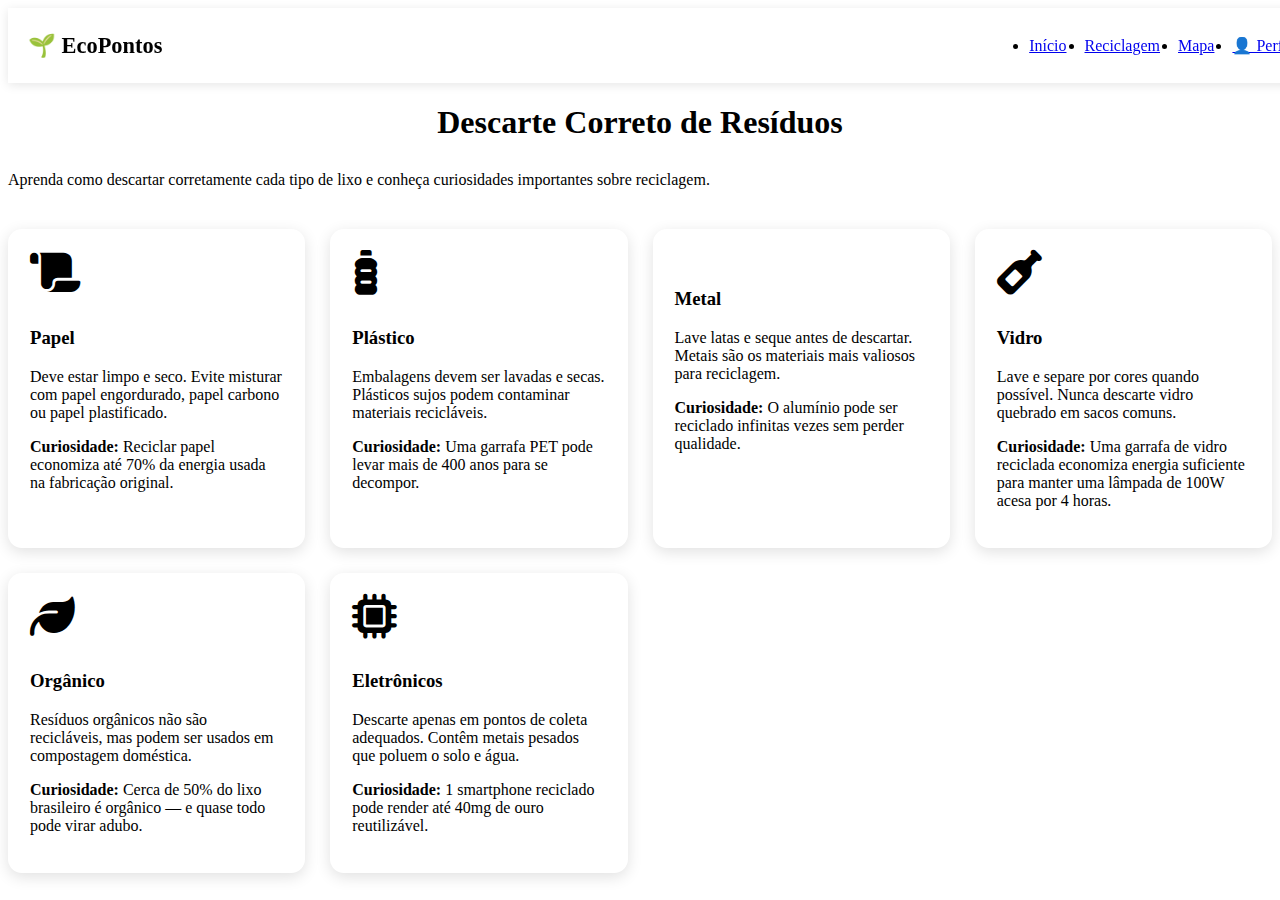
<file: eco-ponto/public/info.html>
<!DOCTYPE html>
<html lang="pt-BR">
<head>
    <meta charset="UTF-8">
    <meta name="viewport" content="width=device-width, initial-scale=1.0">
    <title>Informações - Green Points</title>

    <link rel="stylesheet" href="css/style.css">

    <!-- Ícones -->
    <link rel="stylesheet" href="https://cdnjs.cloudflare.com/ajax/libs/font-awesome/6.5.0/css/all.min.css">

    <!-- Fonte Montserrat -->
    <link
      href="https://fonts.googleapis.com/css2?family=Montserrat:wght@300;400;500;700&display=swap"
      rel="stylesheet"
    />
</head>

<body>

<!-- NAVBAR -->
<div id="navbar"></div>

<main class="container">

    <h1 class="section-title">Descarte Correto de Resíduos</h1>
    <p class="section-subtitle">
        Aprenda como descartar corretamente cada tipo de lixo e conheça curiosidades importantes sobre reciclagem.
    </p>

    <!-- GRID DE CARDS -->
    <div class="card-grid info-grid">

        <!-- PAPEL -->
        <div class="info-card">
            <i class="fa-solid fa-scroll info-icon"></i>
            <h3>Papel</h3>
            <p class="desc">
                Deve estar limpo e seco. Evite misturar com papel engordurado, papel carbono ou papel plastificado.
            </p>
            <p class="curiosity">
                <strong>Curiosidade:</strong> Reciclar papel economiza até 70% da energia usada na fabricação original.
            </p>
        </div>

        <!-- PLÁSTICO -->
        <div class="info-card">
            <i class="fa-solid fa-bottle-water info-icon"></i>
            <h3>Plástico</h3>
            <p class="desc">
                Embalagens devem ser lavadas e secas. Plásticos sujos podem contaminar materiais recicláveis.
            </p>
            <p class="curiosity">
                <strong>Curiosidade:</strong> Uma garrafa PET pode levar mais de 400 anos para se decompor.
            </p>
        </div>

        <!-- METAL -->
        <div class="info-card">
            <i class="fa-solid fa-can-food info-icon"></i>
            <h3>Metal</h3>
            <p class="desc">
                Lave latas e seque antes de descartar. Metais são os materiais mais valiosos para reciclagem.
            </p>
            <p class="curiosity">
                <strong>Curiosidade:</strong> O alumínio pode ser reciclado infinitas vezes sem perder qualidade.
            </p>
        </div>

        <!-- VIDRO -->
        <div class="info-card">
            <i class="fa-solid fa-wine-bottle info-icon"></i>
            <h3>Vidro</h3>
            <p class="desc">
                Lave e separe por cores quando possível. Nunca descarte vidro quebrado em sacos comuns.
            </p>
            <p class="curiosity">
                <strong>Curiosidade:</strong> Uma garrafa de vidro reciclada economiza energia suficiente para manter uma lâmpada de 100W acesa por 4 horas.
            </p>
        </div>

        <!-- ORGÂNICO -->
        <div class="info-card">
            <i class="fa-solid fa-leaf info-icon"></i>
            <h3>Orgânico</h3>
            <p class="desc">
                Resíduos orgânicos não são recicláveis, mas podem ser usados em compostagem doméstica.
            </p>
            <p class="curiosity">
                <strong>Curiosidade:</strong> Cerca de 50% do lixo brasileiro é orgânico — e quase todo pode virar adubo.
            </p>
        </div>

        <!-- ELETRÔNICO -->
        <div class="info-card">
            <i class="fa-solid fa-microchip info-icon"></i>
            <h3>Eletrônicos</h3>
            <p class="desc">
                Descarte apenas em pontos de coleta adequados. Contêm metais pesados que poluem o solo e água.
            </p>
            <p class="curiosity">
                <strong>Curiosidade:</strong> 1 smartphone reciclado pode render até 40mg de ouro reutilizável.
            </p>
        </div>

    </div>

</main>

<script type="module">
    import { loadNavbar } from "./js/navbar.js";
    loadNavbar();
</script>

</body>
</html>
</file>
<file: eco-ponto/public/css/style.css>
/* ---------------- NAVBAR ---------------- */

.navbar {
  backdrop-filter: blur(8px);
  background: var(--glass);
  box-shadow: var(--shadow);
  position: sticky;
  top: 0;
  z-index: 1000;
}

.nav-inner {
  display: flex;
  justify-content: space-between;
  align-items: center;
  width: min(1200px, 92%);
  margin: auto;
  padding: 14px 0;
}

.nav-left {
  font-size: 1.2rem;
  font-weight: 700;
  color: var(--green-700);
  display: flex;
  align-items: center;
  gap: 6px;
}

.nav-right {
  display: flex;
  gap: 20px;
}

.nav-link {
  position: relative;
  color: var(--text);
  font-weight: 600;
  text-decoration: none;
  padding: 6px 8px;
  transition: var(--normal);
}

.nav-link:hover {
  color: var(--green-700);
}

.nav-link::after {
  content: "";
  width: 0%;
  height: 3px;
  background: var(--green-600);
  position: absolute;
  left: 0;
  bottom: -4px;
  transition: var(--normal);
}

.nav-link:hover::after {
  width: 100%;
}

/* ---------------- HERO ---------------- */

.hero {
  padding: 80px 0;
  display: flex;
  justify-content: space-between;
  align-items: center;
  gap: 60px;
}

.hero-text h1 {
  font-size: 2.6rem;
  margin-bottom: 12px;
}

.hero-text p {
  color: var(--text-muted);
  font-size: 1.1rem;
  margin-bottom: 18px;
}

.hero-img img {
  width: 380px;
}

/* ---------------- HOW IT WORKS ---------------- */

.steps {
  margin-top: 70px;
  display: grid;
  grid-template-columns: repeat(auto-fit, minmax(240px, 1fr));
  gap: 20px;
}

.step-card {
  text-align: center;
  padding: 22px;
  border-radius: var(--radius);
  background: var(--card);
  box-shadow: var(--shadow);
}

.step-card img {
  width: 60px;
  margin-bottom: 12px;
}

/* ---------------- MAP SECTION ---------------- */

.map-preview {
  margin-top: 60px;
}

#map-home {
  width: 100%;
  height: 400px;
  border-radius: var(--radius);
  overflow: hidden;
  box-shadow: var(--shadow);
}

/* ---------------- INFO PAGE ---------------- */

.info-grid {
  margin-top: 40px;
  display: grid;
  grid-template-columns: repeat(auto-fit, minmax(240px, 1fr));
  gap: 18px;
}

.info-card {
  padding: 22px;
  border-radius: var(--radius);
  box-shadow: var(--shadow);
  background: var(--card);
}

.info-card img {
  width: 70px;
  margin-bottom: 12px;
}

.curiosidades {
  margin-top: 40px;
  padding: 22px;
  border-radius: var(--radius);
  background: var(--card);
  box-shadow: var(--shadow);
}

/* ---------------- PROFILE PAGE ---------------- */

.profile-header {
  display: flex;
  align-items: center;
  gap: 20px;
}

.avatar {
  width: 90px;
  height: 90px;
  border-radius: 50%;
  background: var(--green-200);
  display: flex;
  align-items: center;
  justify-content: center;
  font-size: 2.2rem;
  color: white;
}

.edit-name {
  margin-top: 8px;
}

.profile-stats {
  margin-top: 30px;
}

.history-table {
  width: 100%;
  margin-top: 20px;
  border-collapse: collapse;
}

.history-table th,
.history-table td {
  padding: 12px;
  border-bottom: 1px solid #eee;
}

.history-table th {
  color: var(--text-muted);
}

/* ---------------- RESPONSIVE ---------------- */

@media (max-width: 820px) {
  .hero {
    flex-direction: column;
    text-align: center;
  }

  .hero-img img {
    width: 260px;
  }
}

@media (max-width: 600px) {
  .nav-right {
    gap: 10px;
  }

  .nav-left {
    font-size: 1rem;
  }
}

/* ---------- AVATAR PEQUENO ---------- */
.avatar-small {
  width: 38px;
  height: 38px;
  border-radius: 50%;
  background: var(--green-600);
  color: white;
  display: flex;
  justify-content: center;
  align-items: center;
  font-weight: 700;
  cursor: pointer;
  transition: var(--normal);
}

.avatar-small:hover {
  transform: scale(1.06);
  background: var(--green-700);
}

/* ---------- USER MENU ---------- */
.user-menu {
  position: relative;
  display: flex;
  align-items: center;
}

/* Dropdown escondido por padrão */
.dropdown {
  position: absolute;
  top: 48px;
  right: 0;
  background: var(--card);
  border-radius: 10px;
  box-shadow: var(--shadow);
  display: flex;
  flex-direction: column;
  width: 150px;
  padding: 10px 0;
  opacity: 0;
  pointer-events: none;
  transform: translateY(-12px);
  transition: var(--normal);
}

.dropdown a,
.dropdown button {
  padding: 10px 14px;
  text-decoration: none;
  color: var(--text);
  font-weight: 600;
  text-align: left;
  width: 100%;
  background: none;
  border: none;
  cursor: pointer;
}

/* Hover nos itens */
.dropdown a:hover,
.dropdown button:hover {
  background: rgba(0,0,0,0.06);
}

/* Dropdown ativo */
.show-dropdown {
  opacity: 1 !important;
  pointer-events: all !important;
  transform: translateY(0) !important;
}

/* -------------------------- INFO PAGE -------------------------- */

.info-grid {
  display: grid;
  grid-template-columns: repeat(auto-fit, minmax(260px, 1fr));
  gap: 25px;
}

.info-card {
  background: #ffffff;
  padding: 22px;
  border-radius: 14px;
  box-shadow: 0 4px 15px rgba(0,0,0,0.12);
  transition: 0.3s;
  border-left: 6px solid var(--green-700);
}

.info-card:hover {
  transform: translateY(-5px);
  box-shadow: 0 8px 20px rgba(0,0,0,0.15);
}

.info-icon {
  font-size: 2.8rem;
  color: var(--green-700);
  margin-bottom: 12px;
}


/* --------------------- CURIOSIDADE CARDS --------------------- */

.curiosity-grid {
  display: grid;
  grid-template-columns: repeat(auto-fit, minmax(240px, 1fr));
  gap: 20px;
}

.curiosity-card {
  background: var(--green-100);
  padding: 18px;
  border-radius: 12px;
  display: flex;
  align-items: center;
  gap: 12px;
  border-left: 5px solid var(--green-700);
  font-size: 0.95rem;
}

.curiosity-icon {
  font-size: 2rem;
  color: var(--green-700);
}

/* ------------------ LOGIN PAGE ------------------ */

.login-container {
  display: flex;
  justify-content: center;
  align-items: center;
  padding: 40px 20px;
}

.login-box {
  background: #ffffff;
  padding: 40px 35px;
  border-radius: 15px;
  box-shadow: 0 6px 20px rgba(0,0,0,0.15);
  max-width: 420px;
  width: 100%;
  text-align: center;
}

.login-box h1 {
  margin-bottom: 10px;
}

.subtitle {
  margin-bottom: 25px;
  font-size: 0.9rem;
  color: var(--gray-700);
}

.form-group {
  text-align: left;
  margin-bottom: 18px;
}

.form-group label {
  font-weight: 600;
  display: block;
  margin-bottom: 6px;
}

.form-group input {
  width: 100%;
  padding: 12px;
  border-radius: 10px;
  border: 1px solid #cccccc;
  font-size: 1rem;
}

.full {
  width: 100%;
  margin-top: 10px;
}

.switch-text {
  margin-top: 20px;
  font-size: 0.9rem;
}

.switch-text a {
  color: var(--green-700);
  font-weight: 600;
}

.error-text {
  margin-top: 15px;
  color: #d80000;
  font-weight: 600;
  min-height: 20px;
}
/* ------------------- HERO ------------------- */

.hero {
  background: linear-gradient(135deg, var(--green-700), var(--green-500));
  color: white;
  padding: 80px 20px;
  text-align: center;
}

.hero h1 {
  font-size: 2.4rem;
  font-weight: 700;
  margin-bottom: 10px;
}

.hero p {
  font-size: 1.05rem;
  opacity: 0.9;
  margin-bottom: 25px;
}

.hero-btn {
  background: white;
  color: var(--green-700);
  font-weight: 700;
  padding: 12px 22px;
  font-size: 1.05rem;
  border-radius: 10px;
  transition: 0.3s;
}

.hero-btn:hover {
  background: var(--green-200);
}



/* ------------------- COMO FUNCIONA ------------------- */

.section-title {
  text-align: center;
  font-size: 2rem;
  margin-bottom: 30px;
  font-weight: 700;
}

.home-grid {
  display: grid;
  grid-template-columns: repeat(auto-fit, minmax(240px, 1fr));
  gap: 25px;
}

.home-card {
  background: #ffffff;
  padding: 25px;
  border-radius: 14px;
  box-shadow: 0 4px 15px rgba(0,0,0,0.12);
  transition: 0.3s;
  text-align: center;
}

.home-card:hover {
  transform: translateY(-5px);
  box-shadow: 0 8px 20px rgba(0,0,0,0.15);
}

.home-icon {
  font-size: 3rem;
  color: var(--green-700);
  margin-bottom: 12px;
}

/* ---------------------------- NAVBAR ---------------------------- */

.navbar {
  position: sticky;
  top: 0;
  width: 100%;
  background: #ffffff;
  padding: 12px 20px;

  display: flex;
  align-items: center;
  justify-content: space-between;

  box-shadow: 0 2px 10px rgba(0,0,0,0.1);
  z-index: 1000;
}

.nav-logo {
  font-size: 1.4rem;
  font-weight: 700;
  color: var(--green-700);
}

.nav-links {
  display: flex;
  align-items: center;
  gap: 18px;
}

.nav-item {
  font-weight: 600;
  position: relative;
  padding: 6px 4px;
  transition: 0.25s;
}

.nav-item:hover {
  color: var(--green-700);
}

.nav-item::after {
  content: "";
  position: absolute;
  width: 0%;
  height: 2px;
  background: var(--green-700);
  left: 0;
  bottom: -2px;
  transition: 0.3s;
}

.nav-item:hover::after {
  width: 100%;
}

/* Página ativa */
.nav-item.active {
  color: var(--green-700);
}

.nav-item.active::after {
  width: 100%;
}



/* --------- AVATAR --------- */

.nav-avatar {
  width: 38px;
  height: 38px;
  border-radius: 50%;
  background: var(--green-700);
  color: white;

  display: none;
  align-items: center;
  justify-content: center;

  font-weight: 700;
  font-size: 1.1rem;
}



/* --------- BOTÃO DE LOGOUT --------- */

.logout-btn {
  background: var(--green-700);
  color: white;
  border: none;
  padding: 8px 14px;
  border-radius: 10px;
  cursor: pointer;
  font-weight: 600;
}

.logout-btn:hover {
  background: var(--green-600);
}



/* --------- MENU MOBILE --------- */

.nav-toggle {
  display: none;
  background: none;
  font-size: 1.9rem;
  border: none;
  cursor: pointer;
}

@media (max-width: 770px) {

  .nav-links {
    position: absolute;
    top: 60px;
    right: 0;
    background: white;
    flex-direction: column;
    width: 100%;
    padding: 20px 0;
    gap: 25px;

    transform: translateY(-200%);
    transition: 0.3s ease;
  }

  .nav-links.open {
    transform: translateY(0);
  }

  .nav-toggle {
    display: block;
  }
}
</file>
